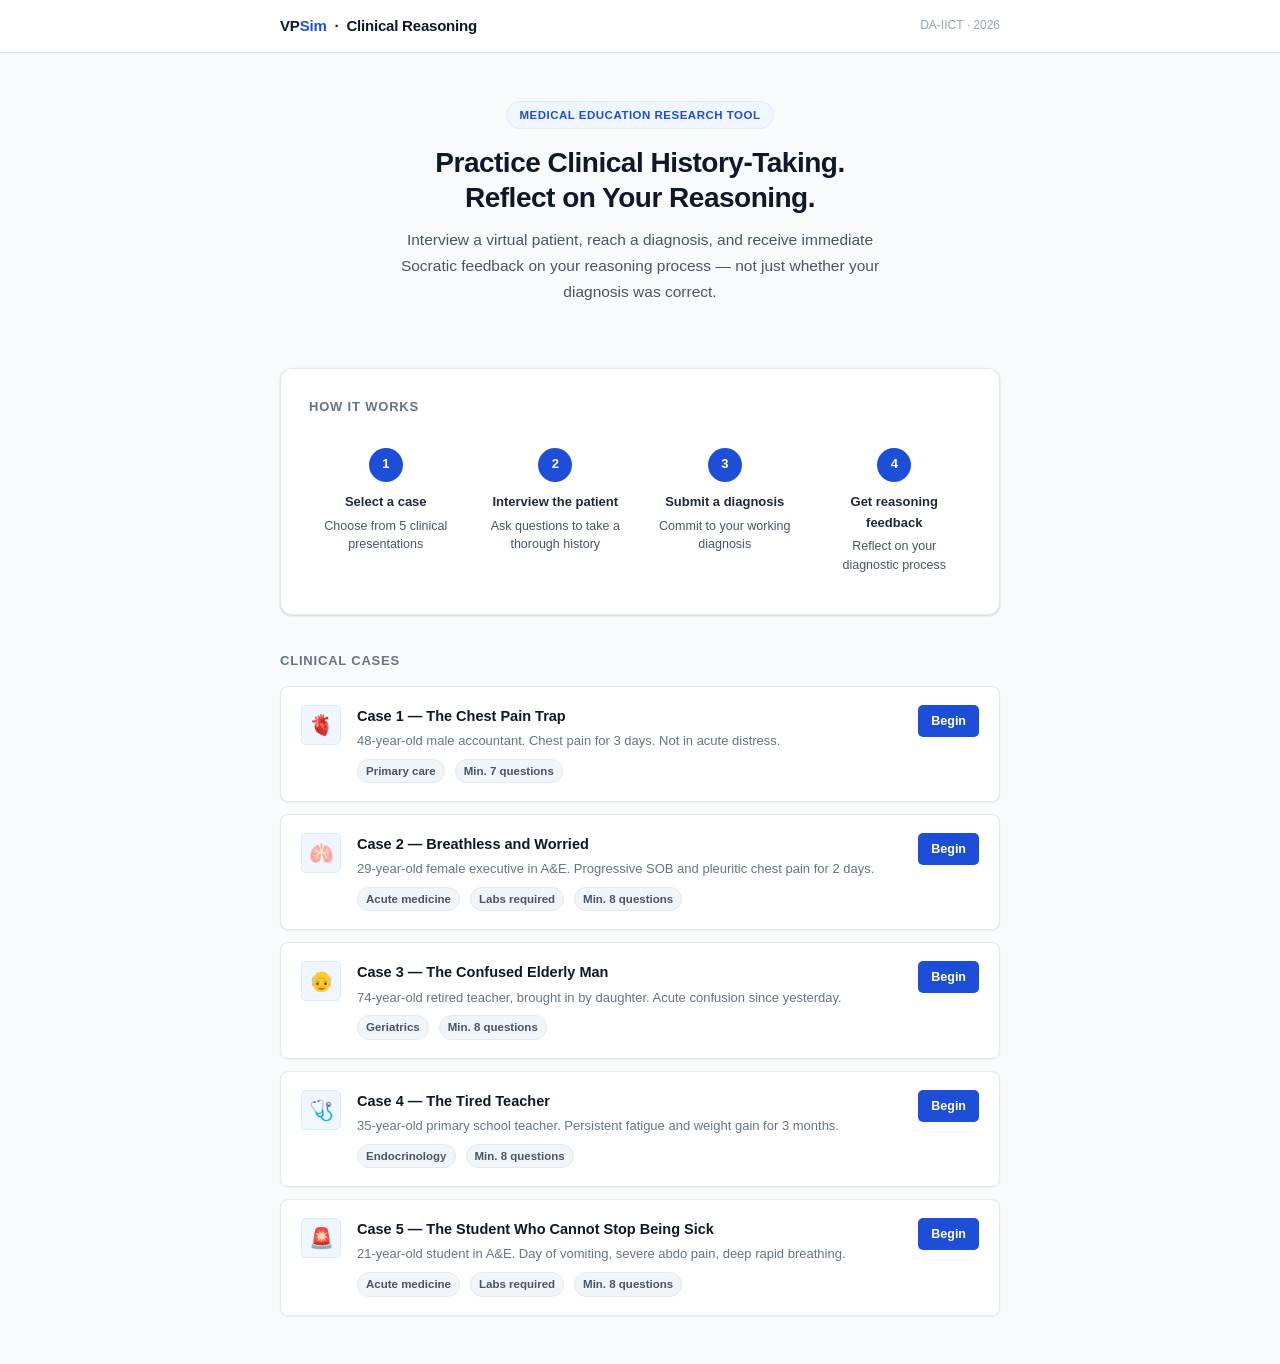
<file: templates/index.html>
<!DOCTYPE html>
<html lang="en">
<head>
  <meta charset="UTF-8">
  <meta name="viewport" content="width=device-width, initial-scale=1.0">
  <title>Virtual Patient Simulator — Clinical Reasoning Practice</title>
  <link rel="stylesheet" href="/static/style.css">
</head>
<body>

  <!-- Site header -->
  <header class="site-header">
    <div class="inner">
      <div class="logo">VP<span>Sim</span> &nbsp;·&nbsp; Clinical Reasoning</div>
      <div style="font-size:12px; color:var(--slate-400);">DA-IICT · 2026</div>
    </div>
  </header>

  <div class="page-wrap">

    <!-- Hero -->
    <div class="hero">
      <div class="hero-badge">Medical Education Research Tool</div>
      <h1>Practice Clinical History-Taking.<br>Reflect on Your Reasoning.</h1>
      <p>
        Interview a virtual patient, reach a diagnosis, and receive
        immediate Socratic feedback on your reasoning process — not just
        whether your diagnosis was correct.
      </p>
    </div>

    <!-- How it works -->
    <div class="how-it-works">
      <h2>How it works</h2>
      <div class="steps">
        <div class="step">
          <div class="step-num">1</div>
          <strong>Select a case</strong>
          <p>Choose from 5 clinical presentations</p>
        </div>
        <div class="step">
          <div class="step-num">2</div>
          <strong>Interview the patient</strong>
          <p>Ask questions to take a thorough history</p>
        </div>
        <div class="step">
          <div class="step-num">3</div>
          <strong>Submit a diagnosis</strong>
          <p>Commit to your working diagnosis</p>
        </div>
        <div class="step">
          <div class="step-num">4</div>
          <strong>Get reasoning feedback</strong>
          <p>Reflect on your diagnostic process</p>
        </div>
      </div>
    </div>

    <!-- Cases -->
    <div class="section-label">Clinical Cases</div>
    <div class="case-grid">

      <div class="case-card">
        <div class="case-icon">🫀</div>
        <div class="case-body">
          <h3>Case 1 — The Chest Pain Trap</h3>
          <p>48-year-old male accountant. Chest pain for 3 days. Not in acute distress.</p>
          <div class="case-meta">
            <span class="tag">Primary care</span>
            <span class="tag">Min. 7 questions</span>
          </div>
        </div>
        <a href="/pre_case/case_1" class="btn btn-sm">Begin</a>
      </div>

      <div class="case-card">
        <div class="case-icon">🫁</div>
        <div class="case-body">
          <h3>Case 2 — Breathless and Worried</h3>
          <p>29-year-old female executive in A&E. Progressive SOB and pleuritic chest pain for 2 days.</p>
          <div class="case-meta">
            <span class="tag">Acute medicine</span>
            <span class="tag">Labs required</span>
            <span class="tag">Min. 8 questions</span>
          </div>
        </div>
        <a href="/pre_case/case_2" class="btn btn-sm">Begin</a>
      </div>

      <div class="case-card">
        <div class="case-icon">👴</div>
        <div class="case-body">
          <h3>Case 3 — The Confused Elderly Man</h3>
          <p>74-year-old retired teacher, brought in by daughter. Acute confusion since yesterday.</p>
          <div class="case-meta">
            <span class="tag">Geriatrics</span>
            <span class="tag">Min. 8 questions</span>
          </div>
        </div>
        <a href="/pre_case/case_3" class="btn btn-sm">Begin</a>
      </div>

      <div class="case-card">
        <div class="case-icon">🩺</div>
        <div class="case-body">
          <h3>Case 4 — The Tired Teacher</h3>
          <p>35-year-old primary school teacher. Persistent fatigue and weight gain for 3 months.</p>
          <div class="case-meta">
            <span class="tag">Endocrinology</span>
            <span class="tag">Min. 8 questions</span>
          </div>
        </div>
        <a href="/pre_case/case_4" class="btn btn-sm">Begin</a>
      </div>

      <div class="case-card">
        <div class="case-icon">🚨</div>
        <div class="case-body">
          <h3>Case 5 — The Student Who Cannot Stop Being Sick</h3>
          <p>21-year-old student in A&E. Day of vomiting, severe abdo pain, deep rapid breathing.</p>
          <div class="case-meta">
            <span class="tag">Acute medicine</span>
            <span class="tag">Labs required</span>
            <span class="tag">Min. 8 questions</span>
          </div>
        </div>
        <a href="/pre_case/case_5" class="btn btn-sm">Begin</a>
      </div>

    </div><!-- /case-grid -->

  </div><!-- /page-wrap -->

</body>
</html>
</file>
<file: static/style.css>
/* ================================================================
   Bias-Aware Virtual Patient Simulator — Professional Stylesheet
   Sprint 2 — Full redesign for medical student evaluators
   ================================================================ */

/* ── Reset & Root Variables ─────────────────────────────────── */
*, *::before, *::after {
  box-sizing: border-box;
  margin: 0;
  padding: 0;
}

:root {
  --blue-900:  #1e3a8a;
  --blue-800:  #1e40af;
  --blue-700:  #1d4ed8;
  --blue-600:  #2563eb;
  --blue-100:  #dbeafe;
  --blue-50:   #eff6ff;

  --slate-900: #0f172a;
  --slate-800: #1e293b;
  --slate-700: #334155;
  --slate-600: #475569;
  --slate-500: #64748b;
  --slate-400: #94a3b8;
  --slate-300: #cbd5e1;
  --slate-200: #e2e8f0;
  --slate-100: #f1f5f9;
  --slate-50:  #f8fafc;

  --green-700: #15803d;
  --green-600: #16a34a;
  --green-100: #dcfce7;
  --green-50:  #f0fdf4;

  --amber-700: #b45309;
  --amber-600: #d97706;
  --amber-100: #fef3c7;
  --amber-50:  #fffbeb;

  --white: #ffffff;

  --shadow-xs: 0 1px 2px rgba(0,0,0,0.05);
  --shadow-sm: 0 1px 3px rgba(0,0,0,0.1), 0 1px 2px rgba(0,0,0,0.06);
  --shadow:    0 4px 6px rgba(0,0,0,0.07), 0 2px 4px rgba(0,0,0,0.05);
  --shadow-md: 0 10px 15px rgba(0,0,0,0.07), 0 4px 6px rgba(0,0,0,0.05);

  --radius-sm: 5px;
  --radius:    8px;
  --radius-lg: 12px;

  --font: -apple-system, BlinkMacSystemFont, 'Segoe UI', 'Inter', sans-serif;
}

/* ── Base ───────────────────────────────────────────────────── */
html { font-size: 15px; }

body {
  font-family: var(--font);
  background: var(--slate-50);
  color: var(--slate-800);
  line-height: 1.6;
  min-height: 100vh;
}

a { color: var(--blue-700); text-decoration: none; }
a:hover { text-decoration: underline; }

/* ── Layout wrapper ─────────────────────────────────────────── */
.page-wrap {
  max-width: 760px;
  margin: 0 auto;
  padding: 0 20px;
}

/* ── Site header ────────────────────────────────────────────── */
.site-header {
  background: var(--white);
  border-bottom: 1px solid var(--slate-200);
  padding: 14px 0;
  position: sticky;
  top: 0;
  z-index: 100;
  box-shadow: var(--shadow-xs);
}

.site-header .inner {
  max-width: 760px;
  margin: 0 auto;
  padding: 0 20px;
  display: flex;
  align-items: center;
  justify-content: space-between;
}

.site-header .logo {
  font-size: 15px;
  font-weight: 700;
  color: var(--slate-900);
  letter-spacing: -0.2px;
}

.site-header .logo span {
  color: var(--blue-700);
}

.site-header .back-link {
  font-size: 13px;
  color: var(--slate-500);
  display: flex;
  align-items: center;
  gap: 5px;
}

.site-header .back-link:hover {
  color: var(--blue-700);
  text-decoration: none;
}

/* ── Buttons ────────────────────────────────────────────────── */
.btn {
  display: inline-flex;
  align-items: center;
  gap: 6px;
  background: var(--blue-700);
  color: var(--white);
  padding: 9px 18px;
  border-radius: var(--radius-sm);
  font-size: 13.5px;
  font-weight: 600;
  font-family: var(--font);
  border: none;
  cursor: pointer;
  transition: background 0.15s, box-shadow 0.15s;
  text-decoration: none;
  white-space: nowrap;
}

.btn:hover {
  background: var(--blue-800);
  box-shadow: var(--shadow-xs);
  text-decoration: none;
  color: var(--white);
}

.btn:disabled {
  opacity: 0.55;
  cursor: not-allowed;
}

.btn-outline {
  background: transparent;
  color: var(--blue-700);
  border: 1.5px solid var(--blue-700);
}

.btn-outline:hover {
  background: var(--blue-50);
  color: var(--blue-800);
}

.btn-sm {
  padding: 6px 13px;
  font-size: 12.5px;
}

.btn-ghost {
  background: var(--slate-100);
  color: var(--slate-700);
  border: 1px solid var(--slate-200);
}

.btn-ghost:hover {
  background: var(--slate-200);
  color: var(--slate-800);
}

/* ── ──────────────────────────────────────────────────────────
   INDEX PAGE
   ─────────────────────────────────────────────────────────── */

/* Hero section */
.hero {
  padding: 48px 0 36px;
  text-align: center;
}

.hero-badge {
  display: inline-block;
  background: var(--blue-50);
  color: var(--blue-700);
  font-size: 11.5px;
  font-weight: 600;
  letter-spacing: 0.5px;
  text-transform: uppercase;
  padding: 4px 12px;
  border-radius: 99px;
  border: 1px solid var(--blue-100);
  margin-bottom: 16px;
}

.hero h1 {
  font-size: 28px;
  font-weight: 800;
  color: var(--slate-900);
  line-height: 1.25;
  letter-spacing: -0.5px;
  margin-bottom: 12px;
}

.hero p {
  font-size: 15.5px;
  color: var(--slate-600);
  max-width: 520px;
  margin: 0 auto 28px;
  line-height: 1.65;
}

/* How it works */
.how-it-works {
  background: var(--white);
  border: 1px solid var(--slate-200);
  border-radius: var(--radius-lg);
  padding: 28px;
  margin-bottom: 36px;
  box-shadow: var(--shadow-sm);
}

.how-it-works h2 {
  font-size: 13px;
  font-weight: 700;
  text-transform: uppercase;
  letter-spacing: 0.8px;
  color: var(--slate-500);
  margin-bottom: 18px;
}

.steps {
  display: grid;
  grid-template-columns: repeat(4, 1fr);
  gap: 16px;
}

.step {
  text-align: center;
  padding: 12px 8px;
}

.step-num {
  width: 34px;
  height: 34px;
  background: var(--blue-700);
  color: var(--white);
  border-radius: 50%;
  display: flex;
  align-items: center;
  justify-content: center;
  font-size: 13px;
  font-weight: 700;
  margin: 0 auto 10px;
}

.step p {
  font-size: 12.5px;
  color: var(--slate-600);
  line-height: 1.45;
}

.step strong {
  display: block;
  font-size: 13px;
  color: var(--slate-800);
  margin-bottom: 4px;
}

/* Case grid */
.section-label {
  font-size: 13px;
  font-weight: 700;
  text-transform: uppercase;
  letter-spacing: 0.8px;
  color: var(--slate-500);
  margin-bottom: 14px;
}

.case-grid {
  display: flex;
  flex-direction: column;
  gap: 12px;
  margin-bottom: 48px;
}

.case-card {
  background: var(--white);
  border: 1px solid var(--slate-200);
  border-radius: var(--radius);
  padding: 18px 20px;
  display: flex;
  align-items: flex-start;
  gap: 16px;
  box-shadow: var(--shadow-xs);
  transition: border-color 0.15s, box-shadow 0.15s;
}

.case-card:hover {
  border-color: var(--blue-300, #93c5fd);
  box-shadow: var(--shadow-sm);
}

.case-icon {
  width: 40px;
  height: 40px;
  border-radius: var(--radius-sm);
  background: var(--blue-50);
  border: 1px solid var(--blue-100);
  display: flex;
  align-items: center;
  justify-content: center;
  font-size: 20px;
  flex-shrink: 0;
}

.case-body {
  flex: 1;
}

.case-body h3 {
  font-size: 14.5px;
  font-weight: 700;
  color: var(--slate-900);
  margin-bottom: 4px;
}

.case-body p {
  font-size: 13px;
  color: var(--slate-500);
  line-height: 1.45;
  margin-bottom: 0;
}

.case-meta {
  display: flex;
  gap: 10px;
  margin-top: 8px;
  flex-wrap: wrap;
}

.tag {
  display: inline-flex;
  align-items: center;
  gap: 4px;
  font-size: 11.5px;
  font-weight: 600;
  padding: 2px 8px;
  border-radius: 99px;
  background: var(--slate-100);
  color: var(--slate-600);
  border: 1px solid var(--slate-200);
}

/* ── ──────────────────────────────────────────────────────────
   PRE-CASE PAGE
   ─────────────────────────────────────────────────────────── */

.pre-case-wrap {
  max-width: 520px;
  margin: 48px auto;
  padding: 0 20px;
}

.pre-case-card {
  background: var(--white);
  border: 1px solid var(--slate-200);
  border-radius: var(--radius-lg);
  padding: 32px;
  box-shadow: var(--shadow-sm);
}

.pre-case-card h2 {
  font-size: 19px;
  font-weight: 800;
  color: var(--slate-900);
  margin-bottom: 6px;
  letter-spacing: -0.3px;
}

.pre-case-card .sub {
  font-size: 13.5px;
  color: var(--slate-500);
  margin-bottom: 26px;
  line-height: 1.55;
}

.form-group {
  margin-bottom: 22px;
}

.form-group label {
  display: block;
  font-size: 13.5px;
  font-weight: 600;
  color: var(--slate-700);
  margin-bottom: 8px;
}

.form-group select,
.form-group input[type="text"] {
  width: 100%;
  padding: 9px 12px;
  border: 1.5px solid var(--slate-300);
  border-radius: var(--radius-sm);
  font-size: 14px;
  font-family: var(--font);
  color: var(--slate-800);
  background: var(--white);
  outline: none;
  transition: border-color 0.15s;
  -webkit-appearance: none;
  appearance: none;
}

.form-group select {
  background-image: url("data:image/svg+xml,%3Csvg xmlns='http://www.w3.org/2000/svg' width='12' height='8' viewBox='0 0 12 8'%3E%3Cpath d='M1 1l5 5 5-5' stroke='%2394a3b8' stroke-width='1.5' fill='none' stroke-linecap='round'/%3E%3C/svg%3E");
  background-repeat: no-repeat;
  background-position: right 12px center;
  padding-right: 36px;
  cursor: pointer;
}

.form-group select:focus,
.form-group input:focus {
  border-color: var(--blue-600);
  box-shadow: 0 0 0 3px rgba(37,99,235,0.08);
}

/* Confidence scale */
.confidence-scale {
  display: flex;
  gap: 8px;
}

.conf-option {
  flex: 1;
  text-align: center;
}

.conf-option input[type="radio"] { display: none; }

.conf-option label {
  display: flex;
  flex-direction: column;
  align-items: center;
  gap: 4px;
  padding: 10px 4px;
  border: 1.5px solid var(--slate-200);
  border-radius: var(--radius-sm);
  cursor: pointer;
  font-size: 13px;
  font-weight: 600;
  color: var(--slate-500);
  transition: all 0.12s;
  margin-bottom: 0;
}

.conf-option label .num {
  font-size: 17px;
  font-weight: 700;
}

.conf-option input:checked + label {
  background: var(--blue-50);
  border-color: var(--blue-600);
  color: var(--blue-700);
}

.conf-option label:hover {
  border-color: var(--blue-300, #93c5fd);
  background: var(--slate-50);
}

.scale-labels {
  display: flex;
  justify-content: space-between;
  font-size: 11px;
  color: var(--slate-400);
  margin-top: 6px;
}

.patient-preview {
  background: var(--blue-50);
  border: 1px solid var(--blue-100);
  border-radius: var(--radius-sm);
  padding: 14px 16px;
  margin-bottom: 24px;
}

.patient-preview .label {
  font-size: 11px;
  font-weight: 700;
  text-transform: uppercase;
  letter-spacing: 0.6px;
  color: var(--blue-700);
  margin-bottom: 5px;
}

.patient-preview p {
  font-size: 13.5px;
  color: var(--slate-700);
  line-height: 1.5;
}

/* ── ──────────────────────────────────────────────────────────
   CHAT PAGE
   ─────────────────────────────────────────────────────────── */

.chat-page {
  display: flex;
  flex-direction: column;
  height: 100vh;
  overflow: hidden;
}

/* Case context bar */
.case-context {
  background: var(--white);
  border-bottom: 1px solid var(--slate-200);
  padding: 14px 20px;
}

.case-context .case-title {
  font-size: 15px;
  font-weight: 700;
  color: var(--slate-900);
  margin-bottom: 4px;
}

.case-context .case-desc {
  font-size: 13px;
  color: var(--slate-600);
  line-height: 1.45;
}

/* Progress bar */
.progress-bar-wrap {
  background: var(--white);
  border-bottom: 1px solid var(--slate-200);
  padding: 10px 20px;
  display: flex;
  align-items: center;
  gap: 12px;
  font-size: 12.5px;
  color: var(--slate-500);
}

.progress-track {
  flex: 1;
  height: 5px;
  background: var(--slate-200);
  border-radius: 99px;
  overflow: hidden;
}

.progress-fill {
  height: 100%;
  background: var(--blue-600);
  border-radius: 99px;
  transition: width 0.4s ease;
  width: 0%;
}

.progress-fill.complete { background: var(--green-600); }

.q-count {
  font-size: 12.5px;
  font-weight: 600;
  color: var(--slate-600);
  white-space: nowrap;
}

.min-hint {
  font-size: 11.5px;
  color: var(--slate-400);
  white-space: nowrap;
}

/* Scrollable chat area */
.chat-scroll-area {
  flex: 1;
  overflow-y: auto;
  padding: 20px;
  display: flex;
  flex-direction: column;
  gap: 10px;
  background: var(--slate-50);
}

/* Message bubbles */
.msg {
  max-width: 82%;
  padding: 10px 14px;
  border-radius: var(--radius);
  font-size: 13.5px;
  line-height: 1.55;
  animation: fadeUp 0.2s ease;
}

@keyframes fadeUp {
  from { opacity: 0; transform: translateY(6px); }
  to   { opacity: 1; transform: translateY(0); }
}

.msg.patient {
  background: var(--white);
  border: 1px solid var(--slate-200);
  align-self: flex-start;
  box-shadow: var(--shadow-xs);
  border-radius: 4px var(--radius) var(--radius) var(--radius);
}

.msg.patient .speaker {
  font-size: 11px;
  font-weight: 700;
  text-transform: uppercase;
  letter-spacing: 0.5px;
  color: var(--slate-400);
  margin-bottom: 4px;
}

.msg.user {
  background: var(--blue-700);
  color: var(--white);
  align-self: flex-end;
  border-radius: var(--radius) 4px var(--radius) var(--radius);
}

.msg.user .speaker {
  font-size: 11px;
  font-weight: 700;
  text-transform: uppercase;
  letter-spacing: 0.5px;
  color: rgba(255,255,255,0.6);
  margin-bottom: 4px;
}

.msg.system-msg {
  background: var(--amber-50);
  border: 1px solid var(--amber-100);
  color: var(--amber-700);
  align-self: center;
  font-size: 12.5px;
  max-width: 92%;
  border-radius: var(--radius);
}

/* Typing indicator */
.typing-indicator {
  display: none;
  align-self: flex-start;
  background: var(--white);
  border: 1px solid var(--slate-200);
  border-radius: 4px var(--radius) var(--radius) var(--radius);
  padding: 12px 16px;
  box-shadow: var(--shadow-xs);
  align-items: center;
  gap: 10px;
  font-size: 12px;
  color: var(--slate-500);
  animation: fadeUp 0.2s ease;
}

.typing-indicator.show { display: flex; }

.typing-dots {
  display: flex;
  gap: 4px;
  align-items: center;
}

.typing-dots span {
  width: 6px;
  height: 6px;
  background: var(--slate-400);
  border-radius: 50%;
  animation: bounce 1.2s infinite;
}

.typing-dots span:nth-child(2) { animation-delay: 0.2s; }
.typing-dots span:nth-child(3) { animation-delay: 0.4s; }

@keyframes bounce {
  0%, 80%, 100% { transform: translateY(0); opacity: 0.5; }
  40%           { transform: translateY(-5px); opacity: 1; }
}

/* Chat input area */
.chat-input-area {
  background: var(--white);
  border-top: 1px solid var(--slate-200);
  padding: 14px 20px;
}

.input-row {
  display: flex;
  gap: 8px;
  margin-bottom: 0;
}

.input-row input[type="text"] {
  flex: 1;
  padding: 10px 14px;
  border: 1.5px solid var(--slate-300);
  border-radius: var(--radius-sm);
  font-size: 13.5px;
  font-family: var(--font);
  color: var(--slate-800);
  outline: none;
  background: var(--slate-50);
  transition: border-color 0.15s;
}

.input-row input:focus {
  border-color: var(--blue-600);
  background: var(--white);
  box-shadow: 0 0 0 3px rgba(37,99,235,0.07);
}

/* Conclude area */
.conclude-area {
  background: var(--white);
  border-top: 2px solid var(--slate-200);
  padding: 16px 20px;
}

.conclude-area .conclude-label {
  font-size: 12.5px;
  font-weight: 600;
  color: var(--slate-500);
  text-transform: uppercase;
  letter-spacing: 0.6px;
  margin-bottom: 10px;
}

.conclude-row {
  display: flex;
  gap: 8px;
}

.conclude-row input[type="text"] {
  flex: 1;
  padding: 10px 14px;
  border: 1.5px solid var(--slate-300);
  border-radius: var(--radius-sm);
  font-size: 13.5px;
  font-family: var(--font);
  color: var(--slate-800);
  outline: none;
  transition: border-color 0.15s;
}

.conclude-row input:focus {
  border-color: var(--blue-600);
  box-shadow: 0 0 0 3px rgba(37,99,235,0.07);
}

/* Minimum warning */
.min-warning {
  display: none;
  font-size: 12px;
  color: var(--amber-700);
  background: var(--amber-50);
  border: 1px solid var(--amber-100);
  border-radius: var(--radius-sm);
  padding: 8px 12px;
  margin-top: 8px;
}

.min-warning.show { display: block; }

/* ── ──────────────────────────────────────────────────────────
   FEEDBACK PAGE
   ─────────────────────────────────────────────────────────── */

.feedback-page {
  padding-top: 0;
}

.feedback-hero {
  background: linear-gradient(135deg, var(--blue-800) 0%, var(--blue-900) 100%);
  color: var(--white);
  padding: 32px 20px 28px;
  text-align: center;
}

.feedback-hero .case-tag {
  display: inline-block;
  font-size: 11.5px;
  font-weight: 600;
  letter-spacing: 0.5px;
  text-transform: uppercase;
  color: rgba(255,255,255,0.65);
  margin-bottom: 10px;
}

.feedback-hero h1 {
  font-size: 22px;
  font-weight: 800;
  color: var(--white);
  letter-spacing: -0.3px;
  margin-bottom: 6px;
}

.feedback-hero .diag {
  font-size: 14px;
  color: rgba(255,255,255,0.75);
}

.feedback-hero .diag strong {
  color: var(--white);
}

/* Stat strip */
.stat-strip {
  background: var(--white);
  border-bottom: 1px solid var(--slate-200);
  display: flex;
  box-shadow: var(--shadow-xs);
}

.stat-item {
  flex: 1;
  padding: 16px 12px;
  text-align: center;
  border-right: 1px solid var(--slate-200);
}

.stat-item:last-child { border-right: none; }

.stat-value {
  font-size: 22px;
  font-weight: 800;
  color: var(--slate-900);
  display: block;
  line-height: 1.2;
}

.stat-label {
  font-size: 11.5px;
  color: var(--slate-500);
  font-weight: 500;
  margin-top: 2px;
  display: block;
}

/* Feedback content */
.feedback-content {
  max-width: 760px;
  margin: 0 auto;
  padding: 28px 20px 48px;
  display: flex;
  flex-direction: column;
  gap: 20px;
}

/* Section card */
.fb-card {
  background: var(--white);
  border: 1px solid var(--slate-200);
  border-radius: var(--radius-lg);
  overflow: hidden;
  box-shadow: var(--shadow-xs);
}

.fb-card-header {
  padding: 14px 20px;
  border-bottom: 1px solid var(--slate-100);
  display: flex;
  align-items: center;
  gap: 10px;
}

.fb-card-header .section-icon {
  width: 30px;
  height: 30px;
  border-radius: var(--radius-sm);
  display: flex;
  align-items: center;
  justify-content: center;
  font-size: 15px;
  background: var(--slate-100);
  flex-shrink: 0;
}

.fb-card-header h2 {
  font-size: 14px;
  font-weight: 700;
  color: var(--slate-800);
}

.fb-card-body {
  padding: 18px 20px;
}

/* History coverage grid */
.coverage-grid {
  display: grid;
  grid-template-columns: repeat(2, 1fr);
  gap: 8px;
}

.coverage-item {
  display: flex;
  align-items: center;
  gap: 9px;
  padding: 8px 10px;
  border-radius: var(--radius-sm);
  font-size: 13px;
}

.coverage-item.hit {
  background: var(--green-50);
  border: 1px solid var(--green-100);
  color: var(--green-700);
}

.coverage-item.miss {
  background: var(--slate-50);
  border: 1px solid var(--slate-200);
  color: var(--slate-500);
}

.coverage-item .ci-icon {
  font-size: 14px;
  flex-shrink: 0;
}

.coverage-item .ci-label {
  font-size: 13px;
  font-weight: 500;
  text-transform: capitalize;
}

/* Coverage summary bar */
.coverage-summary {
  display: flex;
  align-items: center;
  gap: 12px;
  margin-bottom: 14px;
}

.coverage-pct {
  font-size: 28px;
  font-weight: 800;
  color: var(--slate-900);
  line-height: 1;
  flex-shrink: 0;
}

.coverage-details {
  flex: 1;
}

.coverage-details .cov-label {
  font-size: 13px;
  color: var(--slate-500);
  margin-bottom: 5px;
}

.cov-bar-track {
  height: 6px;
  background: var(--slate-200);
  border-radius: 99px;
  overflow: hidden;
}

.cov-bar-fill {
  height: 100%;
  border-radius: 99px;
  background: var(--blue-600);
  transition: width 0.6s ease;
}

.cov-bar-fill.good  { background: var(--green-600); }
.cov-bar-fill.fair  { background: var(--amber-600); }

/* Reasoning metrics */
.metric-list {
  display: flex;
  flex-direction: column;
  gap: 10px;
}

.metric-item {
  display: flex;
  align-items: flex-start;
  gap: 12px;
  padding: 12px 14px;
  border-radius: var(--radius-sm);
  border: 1px solid;
}

.metric-item.clean {
  background: var(--green-50);
  border-color: var(--green-100);
}

.metric-item.flagged {
  background: var(--amber-50);
  border-color: var(--amber-100);
}

.metric-icon {
  width: 26px;
  height: 26px;
  border-radius: 50%;
  display: flex;
  align-items: center;
  justify-content: center;
  font-size: 13px;
  font-weight: 700;
  flex-shrink: 0;
  margin-top: 1px;
}

.metric-item.clean .metric-icon {
  background: var(--green-100);
  color: var(--green-700);
}

.metric-item.flagged .metric-icon {
  background: var(--amber-100);
  color: var(--amber-700);
}

.metric-text strong {
  display: block;
  font-size: 13.5px;
  font-weight: 700;
  margin-bottom: 3px;
}

.metric-item.clean .metric-text strong  { color: var(--green-700); }
.metric-item.flagged .metric-text strong { color: var(--amber-700); }

.metric-text p {
  font-size: 13px;
  color: var(--slate-600);
  line-height: 1.5;
}

/* Socratic questions */
.questions-list {
  display: flex;
  flex-direction: column;
  gap: 10px;
}

.question-item {
  padding: 14px 16px;
  background: var(--blue-50);
  border: 1px solid var(--blue-100);
  border-left: 3px solid var(--blue-600);
  border-radius: 0 var(--radius-sm) var(--radius-sm) 0;
  font-size: 13.5px;
  color: var(--slate-800);
  line-height: 1.55;
  font-style: italic;
}

/* Action buttons row */
.feedback-actions {
  display: flex;
  gap: 10px;
  flex-wrap: wrap;
}

/* ── Misc shared ─────────────────────────────────────────────── */
.divider {
  border: none;
  border-top: 1px solid var(--slate-200);
  margin: 0;
}

/* ── ──────────────────────────────────────────────────────────
   SPRINT 3 — Action tabs, clinical cards, exam/lab feedback
   ─────────────────────────────────────────────────────────── */

/* Action tabs (History / Examination / Investigations) */
.action-tabs {
  display: flex;
  background: var(--white);
  border-top: 1px solid var(--slate-200);
  padding: 0 12px;
  gap: 4px;
}

.action-tab {
  flex: 1;
  background: none;
  border: none;
  border-bottom: 2.5px solid transparent;
  padding: 11px 8px;
  font-size: 13px;
  font-weight: 600;
  font-family: var(--font);
  color: var(--slate-500);
  cursor: pointer;
  transition: color 0.12s, border-color 0.12s;
}

.action-tab:hover { color: var(--slate-700); }

.action-tab.active {
  color: var(--blue-700);
  border-bottom-color: var(--blue-700);
}

/* Tab panels */
.tab-panel {
  display: none;
  background: var(--white);
  padding: 14px 20px;
  border-top: 1px solid var(--slate-100);
}

.tab-panel.active { display: block; }

.action-hint {
  font-size: 12.5px;
  color: var(--slate-500);
  margin-bottom: 12px;
}

/* Action chips (exam systems / tests) */
.action-grid {
  display: flex;
  flex-wrap: wrap;
  gap: 8px;
}

.action-chip {
  background: var(--slate-50);
  border: 1.5px solid var(--slate-200);
  border-radius: 99px;
  padding: 8px 15px;
  font-size: 12.5px;
  font-weight: 600;
  font-family: var(--font);
  color: var(--slate-700);
  cursor: pointer;
  transition: all 0.12s;
}

.action-chip:hover {
  border-color: var(--blue-600);
  background: var(--blue-50);
  color: var(--blue-700);
}

.action-chip.loading { opacity: 0.5; cursor: wait; }

.action-chip.done {
  background: var(--green-50);
  border-color: var(--green-100);
  color: var(--green-700);
  cursor: default;
}

/* ── Universal investigation panel ─────────────────────────────── */
/* Scrollable container so the 80-test list doesn't dominate the page */
.inv-panel-scroll {
  max-height: 260px;
  overflow-y: auto;
  padding-right: 4px;
}

.inv-panel-scroll::-webkit-scrollbar {
  width: 5px;
}
.inv-panel-scroll::-webkit-scrollbar-track { background: transparent; }
.inv-panel-scroll::-webkit-scrollbar-thumb {
  background: var(--slate-300);
  border-radius: 99px;
}

/* Section heading inside the investigations panel */
.inv-group-label {
  font-size: 10.5px;
  font-weight: 700;
  letter-spacing: 0.6px;
  text-transform: uppercase;
  color: var(--slate-400);
  padding: 8px 0 4px;
  border-top: 1px solid var(--slate-100);
  margin-top: 6px;
}

.inv-group-label:first-child {
  margin-top: 0;
  border-top: none;
  padding-top: 0;
}

.inv-group-grid {
  margin-bottom: 4px;
}

/* Clinical result cards in transcript */
.clinical-card {
  align-self: stretch;
  max-width: 100%;
  border-radius: var(--radius);
  border: 1px solid var(--slate-200);
  overflow: hidden;
  box-shadow: var(--shadow-xs);
  animation: fadeUp 0.2s ease;
}

.clinical-card .cc-header {
  font-size: 11.5px;
  font-weight: 700;
  letter-spacing: 0.3px;
  padding: 8px 14px;
  color: var(--slate-700);
}

.clinical-card .cc-body {
  padding: 11px 14px;
  font-size: 13px;
  line-height: 1.55;
  color: var(--slate-700);
  background: var(--white);
}

.clinical-card.exam .cc-header { background: #ede9fe; color: #6d28d9; }
.clinical-card.exam { border-color: #ddd6fe; }

.clinical-card.lab .cc-header { background: #cffafe; color: #0e7490; }
.clinical-card.lab { border-color: #a5f3fc; }

/* ── Feedback hero verdict colours ──────────────────────────── */
.feedback-hero.verdict-correct {
  background: linear-gradient(135deg, #15803d 0%, #166534 100%);
}
.feedback-hero.verdict-partial {
  background: linear-gradient(135deg, #b45309 0%, #92400e 100%);
}
.feedback-hero.verdict-anchored,
.feedback-hero.verdict-other {
  background: linear-gradient(135deg, var(--blue-800) 0%, var(--blue-900) 100%);
}

.verdict-pill {
  display: inline-block;
  margin-top: 14px;
  padding: 6px 16px;
  border-radius: 99px;
  font-size: 13px;
  font-weight: 700;
  background: rgba(255,255,255,0.18);
  color: var(--white);
  border: 1px solid rgba(255,255,255,0.3);
}

/* ── Exam/Investigation feedback cards ──────────────────────── */
.gap-callout { margin-bottom: 12px; }

.gap-callout strong {
  display: block;
  font-size: 13px;
  color: var(--slate-700);
  margin-bottom: 8px;
}

.chip-row, .done-row {
  display: flex;
  flex-wrap: wrap;
  gap: 6px;
  align-items: center;
}

.done-row { margin-top: 10px; }

.done-label {
  font-size: 12px;
  font-weight: 600;
  color: var(--slate-500);
  margin-right: 4px;
}
.done-label.warn { color: var(--amber-700); }

.gap-chip {
  display: inline-block;
  padding: 4px 11px;
  border-radius: 99px;
  font-size: 12px;
  font-weight: 600;
}

.gap-chip.miss {
  background: var(--amber-50);
  color: var(--amber-700);
  border: 1px solid var(--amber-100);
}
.gap-chip.done {
  background: var(--green-50);
  color: var(--green-700);
  border: 1px solid var(--green-100);
}
.gap-chip.low {
  background: var(--slate-100);
  color: var(--slate-500);
  border: 1px solid var(--slate-200);
}

.all-good {
  font-size: 13.5px;
  color: var(--green-700);
  font-weight: 600;
  background: var(--green-50);
  border: 1px solid var(--green-100);
  border-radius: var(--radius-sm);
  padding: 10px 14px;
}

/* ── Examination / Investigation Scorecard (feedback page) ──── */

/* Sub-heading inside a scorecard block */
.sc-section-label {
  font-size: 10.5px;
  font-weight: 700;
  letter-spacing: 0.7px;
  text-transform: uppercase;
  color: var(--slate-400);
  margin-bottom: 8px;
}

.sc-section-label-gap {
  margin-top: 18px;
}

/* Stacked list of rows */
.sc-list {
  display: flex;
  flex-direction: column;
  gap: 6px;
}

/* Individual row */
.sc-row {
  display: flex;
  align-items: center;
  gap: 10px;
  padding: 9px 13px;
  border-radius: var(--radius-sm);
  font-size: 13px;
}

/* Row colour variants */
.sc-correct {
  background: var(--green-50);
  border: 1px solid var(--green-100);
}
.sc-missed {
  background: #fff5f5;
  border: 1px solid #fecaca;
}
.sc-neutral {
  background: var(--slate-50);
  border: 1px solid var(--slate-200);
}
.sc-lowval {
  background: var(--amber-50);
  border: 1px solid var(--amber-100);
}
.sc-extra {
  background: var(--slate-50);
  border: 1px solid var(--slate-100);
  opacity: 0.75;
}

/* Leading icon */
.sc-icon {
  font-size: 13px;
  width: 16px;
  text-align: center;
  flex-shrink: 0;
  font-weight: 700;
}
.sc-correct .sc-icon { color: var(--green-600); }
.sc-missed  .sc-icon { color: #dc2626; }
.sc-lowval  .sc-icon { color: var(--amber-600); font-size: 11px; }
.sc-neutral .sc-icon,
.sc-extra   .sc-icon { color: var(--slate-400); font-weight: 400; }

/* Row label (test / exam name) */
.sc-label {
  flex: 1;
  font-weight: 500;
  color: var(--slate-800);
  line-height: 1.35;
}
.sc-missed .sc-label { color: var(--slate-600); }
.sc-extra  .sc-label { color: var(--slate-500); }

/* Right-hand tag pill */
.sc-tag {
  font-size: 11px;
  font-weight: 600;
  padding: 2px 9px;
  border-radius: 99px;
  white-space: nowrap;
  flex-shrink: 0;
}
.sc-tag-correct { background: var(--green-100);  color: var(--green-700); }
.sc-tag-missed  { background: #fee2e2;            color: #dc2626; }
.sc-tag-neutral { background: var(--slate-200);   color: var(--slate-600); }
.sc-tag-lowval  { background: var(--amber-100);   color: var(--amber-700); }
.sc-tag-extra   { background: var(--slate-100);   color: var(--slate-400); }

/* "All done" green banner */
.sc-all-good {
  margin-top: 12px;
  font-size: 13px;
  color: var(--green-700);
  font-weight: 600;
  background: var(--green-50);
  border: 1px solid var(--green-100);
  border-radius: var(--radius-sm);
  padding: 9px 14px;
}

/* Empty state */
.sc-empty {
  font-size: 13px;
  color: var(--slate-400);
  font-style: italic;
}

/* ── Responsive ─────────────────────────────────────────────── */
@media (max-width: 540px) {
  .steps { grid-template-columns: repeat(2, 1fr); }
  .coverage-grid { grid-template-columns: 1fr; }
  .stat-strip { flex-wrap: wrap; }
  .stat-item { min-width: 50%; }
  .how-it-works { padding: 20px; }
  .feedback-hero { padding: 24px 16px 20px; }
  .conclude-row { flex-direction: column; }
  .feedback-actions { flex-direction: column; }
  .feedback-actions .btn { text-align: center; justify-content: center; }
  .action-tab { font-size: 12px; }
}
</file>
